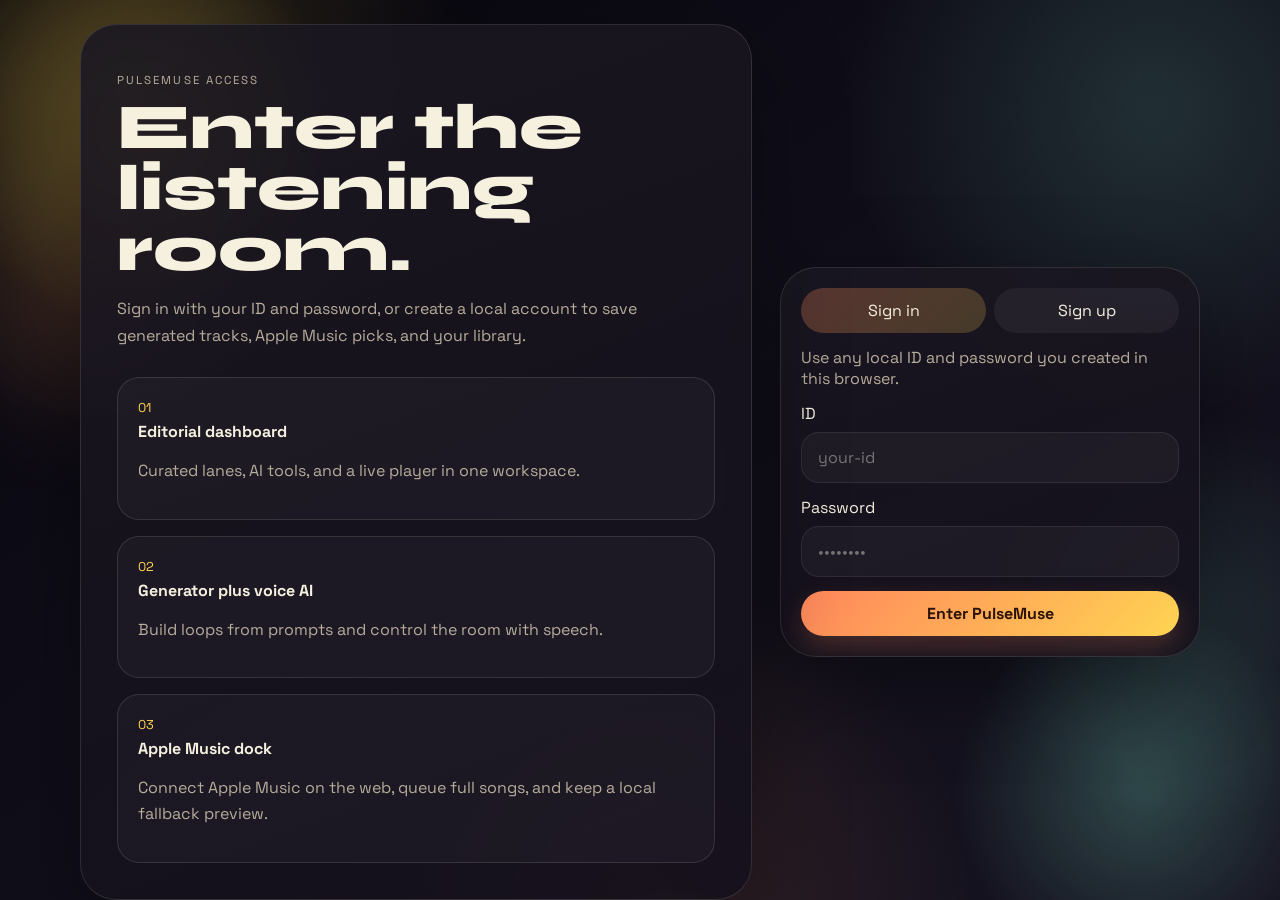
<file: index.html>
<!DOCTYPE html>
<html lang="en">
  <head>
    <meta charset="UTF-8" />
    <meta name="viewport" content="width=device-width, initial-scale=1.0" />
    <title>PulseMuse</title>
    <link rel="preconnect" href="https://fonts.googleapis.com" />
    <link rel="preconnect" href="https://fonts.gstatic.com" crossorigin />
    <link
      href="https://fonts.googleapis.com/css2?family=Space+Grotesk:wght@400;500;700&family=Syne:wght@500;700;800&display=swap"
      rel="stylesheet"
    />
    <link rel="stylesheet" href="./styles.css" />
    <script src="https://js-cdn.music.apple.com/musickit/v1/musickit.js"></script>
  </head>
  <body>
    <section id="authGate" class="auth-gate">
      <div class="auth-backdrop auth-blob-a"></div>
      <div class="auth-backdrop auth-blob-b"></div>

      <div class="auth-shell">
        <div class="auth-intro">
          <p class="eyebrow">PulseMuse access</p>
          <h1>Enter the listening room.</h1>
          <p class="auth-copy">
            Sign in with your ID and password, or create a local account to save
            generated tracks, Apple Music picks, and your library.
          </p>

          <div class="auth-feature-list">
            <div class="auth-feature">
              <span>01</span>
              <strong>Editorial dashboard</strong>
              <p>Curated lanes, AI tools, and a live player in one workspace.</p>
            </div>
            <div class="auth-feature">
              <span>02</span>
              <strong>Generator plus voice AI</strong>
              <p>Build loops from prompts and control the room with speech.</p>
            </div>
            <div class="auth-feature">
              <span>03</span>
              <strong>Apple Music dock</strong>
              <p>Connect Apple Music on the web, queue full songs, and keep a local fallback preview.</p>
            </div>
          </div>
        </div>

        <div class="auth-panel">
          <div class="auth-tabs">
            <button id="showSignin" class="auth-tab active" type="button">Sign in</button>
            <button id="showSignup" class="auth-tab" type="button">Sign up</button>
          </div>

          <p id="authMessage" class="auth-message">
            Use any local ID and password you created in this browser.
          </p>

          <form id="signinForm" class="auth-form">
            <label>
              ID
              <input id="signinId" type="text" autocomplete="username" placeholder="your-id" />
            </label>
            <label>
              Password
              <input
                id="signinPassword"
                type="password"
                autocomplete="current-password"
                placeholder="••••••••"
              />
            </label>
            <button type="submit" class="primary-button auth-submit">Enter PulseMuse</button>
          </form>

          <form id="signupForm" class="auth-form hidden">
            <label>
              New ID
              <input id="signupId" type="text" autocomplete="username" placeholder="create-an-id" />
            </label>
            <label>
              Password
              <input
                id="signupPassword"
                type="password"
                autocomplete="new-password"
                placeholder="at least 4 characters"
              />
            </label>
            <button type="submit" class="primary-button auth-submit">Create account</button>
          </form>
        </div>
      </div>
    </section>

    <div id="appRoot" class="app-root hidden" aria-hidden="true">
      <div class="app-shell">
        <aside class="left-rail">
          <div class="brand">
            <div class="brand-mark">PM</div>
            <div>
              <p class="eyebrow">Adaptive listening</p>
              <h1>PulseMuse</h1>
            </div>
          </div>

          <section class="account-card panel-frame">
            <p class="eyebrow">Account</p>
            <strong id="welcomeUser">Guest session</strong>
            <span id="currentUserLabel">Not signed in</span>
            <button id="logoutButton" class="secondary-button wide-button" type="button">
              Log out
            </button>
          </section>

          <nav class="nav-block panel-frame">
            <button class="nav-item active" data-filter="all" type="button">Discover</button>
            <button class="nav-item" data-filter="focus" type="button">Focus Flow</button>
            <button class="nav-item" data-filter="club" type="button">Club Heat</button>
            <button class="nav-item" data-filter="ambient" type="button">Night Ambient</button>
            <button class="nav-item" data-filter="generated" type="button">Generated Lab</button>
          </nav>

          <section class="rail-actions panel-frame">
            <div class="section-heading">
              <span>Quick actions</span>
              <span id="voiceStatus">Listening off</span>
            </div>
            <button id="shuffleMix" class="ghost-button" type="button">Shuffle my orbit</button>
            <button id="voiceToggle" class="ghost-button" type="button">Enable voice AI</button>
            <button id="playYoutubeFeatured" class="ghost-button" type="button">
              Open Apple pick
            </button>
          </section>

          <section class="library-panel panel-frame">
            <div class="section-heading">
              <span>Library</span>
              <span id="libraryCount">0 saved</span>
            </div>
            <div id="libraryList" class="library-list"></div>
          </section>
        </aside>

        <main class="main-stage">
          <section class="hero-stage panel-frame">
            <div class="hero-copy">
              <p class="eyebrow">Live room</p>
              <h2>Stream, generate, and speak to the soundtrack.</h2>
              <p class="hero-text">
                A hybrid music desk with curated discovery, synthetic creation,
                Apple Music playback, and a talking AI assistant.
              </p>

              <div class="hero-actions">
                <button id="playFeatured" class="primary-button" type="button">
                  Play featured set
                </button>
                <button id="generateFeatured" class="secondary-button" type="button">
                  Generate a fresh idea
                </button>
              </div>
            </div>

            <div class="hero-metrics">
              <div class="metric-card">
                <span class="metric-label">Now adapting</span>
                <strong id="heroStatus">Late-night synth glide</strong>
              </div>
              <div class="metric-card">
                <span class="metric-label">Session pulse</span>
                <strong id="sessionPulse">Idle</strong>
              </div>
              <div class="metric-card accent-card">
                <span class="metric-label">Source bridge</span>
                <strong>Apple Music + AI generator</strong>
              </div>
            </div>
          </section>

          <section class="discover-stage panel-frame">
            <div class="section-heading">
              <span>Discover mixes</span>
              <span>Curated in-app catalog</span>
            </div>
            <div id="catalogGrid" class="catalog-grid"></div>
          </section>

          <section class="genre-stage panel-frame">
            <div class="section-heading">
              <span>Genre atlas</span>
              <span id="genreSpotlight">All genres</span>
            </div>
            <div id="genreGrid" class="genre-grid"></div>
          </section>

          <section class="generator-stage panel-frame">
            <div class="section-heading">
              <span>Generator lab</span>
              <span>Prompt to loop</span>
            </div>

            <form id="generatorForm" class="generator-form">
              <label>
                Prompt
                <textarea
                  id="promptInput"
                  rows="4"
                  placeholder="Example: warm house groove with airy pads, soft bass, and a sunrise build"
                ></textarea>
              </label>

              <div class="generator-controls">
                <label>
                  Mood
                  <select id="moodSelect">
                    <option value="uplift">Uplift</option>
                    <option value="dream">Dream</option>
                    <option value="dark">Dark</option>
                    <option value="focus">Focus</option>
                  </select>
                </label>
                <label>
                  Tempo
                  <input id="tempoInput" type="range" min="72" max="148" value="112" />
                  <span id="tempoValue">112 BPM</span>
                </label>
                <label>
                  Energy
                  <input id="energyInput" type="range" min="1" max="5" value="3" />
                  <span id="energyValue">Level 3</span>
                </label>
              </div>

              <button type="submit" class="primary-button">Generate track</button>
            </form>

            <div id="generatedTrack" class="generated-track empty-state">
              Your generated track will appear here.
            </div>
          </section>
        </main>

        <aside class="right-stack">
          <section class="video-panel panel-frame">
            <div class="section-heading">
              <span>Featured Apple Music</span>
              <span>Queue-ready picks</span>
            </div>
            <div id="videoGrid" class="video-grid"></div>
          </section>

          <section class="video-panel panel-frame">
            <div class="section-heading">
              <span>YouTube lanes</span>
              <span>Genre playlists and searches</span>
            </div>
            <div id="youtubeSuggestionGrid" class="video-grid"></div>
          </section>

          <section class="youtube-panel panel-frame">
            <div class="section-heading">
              <span>Apple Music dock</span>
              <span>Connect, paste, or search</span>
            </div>

            <div class="youtube-stage">
              <div class="service-config">
                <label>
                  Apple Music developer token
                  <input
                    id="appleDeveloperToken"
                    type="password"
                    placeholder="Paste your MusicKit developer token"
                  />
                </label>
                <label>
                  Storefront
                  <input id="appleStorefront" type="text" value="us" placeholder="us" />
                </label>
                <div class="assistant-actions">
                  <button type="button" id="appleConnectButton" class="primary-button">
                    Connect Apple Music
                  </button>
                  <button type="button" id="appleAuthorizeButton" class="secondary-button">
                    Authorize account
                  </button>
                </div>
                <div id="appleStatus" class="youtube-status">
                  Apple Music is not connected yet. Add a developer token, connect, then authorize an Apple Music account to enable full web playback.
                </div>
              </div>
              <div class="youtube-player-shell">
                <div id="spotifyPlayer" class="youtube-player apple-embed-host">
                  <div class="embed-placeholder">
                    Apple Music artwork and embed will appear here after you load a song, album, or playlist URL.
                  </div>
                </div>
              </div>
              <div id="youtubeStatus" class="youtube-status">
                Paste an Apple Music song, album, or playlist link to load it here. If Apple Music is connected and authorized, the app can queue proper playback in the page.
              </div>
            </div>

            <form id="youtubeForm" class="youtube-form">
              <label>
                Track note
                <input
                  id="youtubeTitleInput"
                  type="text"
                  placeholder="Optional title to show inside the app"
                />
              </label>
              <label>
                Apple Music link or search
                <input
                  id="youtubeUrlInput"
                  type="text"
                  placeholder="Paste an Apple Music URL or type a search phrase"
                />
              </label>

              <div class="assistant-actions">
                <button type="submit" class="primary-button">Load in app</button>
                <button type="button" id="youtubeSearchButton" class="secondary-button">
                  Open search
                </button>
                <button type="button" id="youtubeSaveButton" class="secondary-button">
                  Save current
                </button>
              </div>
            </form>

            <div id="youtubeGrid" class="youtube-grid"></div>
          </section>

          <section class="assistant-panel panel-frame">
            <div class="section-heading">
              <span>Talking AI</span>
              <span>Local browser assistant</span>
            </div>
            <div id="assistantFeed" class="assistant-feed"></div>
            <form id="assistantForm" class="assistant-form">
              <input
                id="assistantInput"
                type="text"
                placeholder="Ask for a mood, an Apple Music track, or what to generate next"
              />
              <div class="assistant-actions">
                <button type="button" id="micButton" class="secondary-button">Speak</button>
                <button type="submit" class="primary-button">Send</button>
              </div>
            </form>
          </section>
        </aside>
      </div>

      <footer class="player-bar panel-frame">
        <div class="player-meta">
          <span class="eyebrow">Now playing</span>
          <strong id="nowPlayingTitle">Nothing yet</strong>
          <span id="nowPlayingDetail">Choose a mix, load Apple Music, or generate one.</span>
        </div>

        <div class="player-controls">
          <button id="playPauseButton" class="player-button" type="button">Play</button>
          <input id="progressBar" type="range" min="0" max="100" value="0" />
        </div>

        <div class="player-context">
          <span class="eyebrow">Source</span>
          <strong id="playerSourceLabel">Awaiting track</strong>
          <button id="openCurrentSource" class="link-button" type="button" disabled>
            Open source
          </button>
        </div>
      </footer>

      <audio id="audioPreview" preload="none" crossorigin="anonymous"></audio>
    </div>

    <script src="./app.js" defer></script>
  </body>
</html>
</file>
<file: styles.css>
:root {
  --bg: #08070d;
  --bg-2: #12101b;
  --bg-3: #1b1626;
  --ink: #f6f0df;
  --muted: #b8ac9b;
  --line: rgba(255, 245, 219, 0.12);
  --panel: rgba(19, 16, 28, 0.78);
  --panel-strong: rgba(26, 21, 38, 0.92);
  --accent: #ff875c;
  --accent-2: #ffd452;
  --accent-3: #84f5d5;
  --shadow: 0 28px 90px rgba(0, 0, 0, 0.36);
  --radius-xl: 32px;
  --radius-lg: 24px;
  --radius-md: 18px;
}

* {
  box-sizing: border-box;
}

html,
body {
  margin: 0;
  min-height: 100%;
}

body {
  background:
    radial-gradient(circle at 10% 10%, rgba(255, 212, 82, 0.18), transparent 24%),
    radial-gradient(circle at 90% 12%, rgba(132, 245, 213, 0.14), transparent 22%),
    radial-gradient(circle at 50% 100%, rgba(255, 135, 92, 0.14), transparent 30%),
    linear-gradient(145deg, #06050b 0%, #0f0d18 40%, #171421 100%);
  color: var(--ink);
  font-family: "Space Grotesk", sans-serif;
  overflow-x: hidden;
}

body::before,
body::after {
  content: "";
  position: fixed;
  z-index: -1;
  pointer-events: none;
  border-radius: 999px;
  filter: blur(18px);
  animation: ambientFloat 18s ease-in-out infinite;
}

body::before {
  width: 360px;
  height: 360px;
  top: 14%;
  left: -100px;
  background: radial-gradient(circle, rgba(255, 135, 92, 0.12), transparent 70%);
}

body::after {
  width: 420px;
  height: 420px;
  right: -120px;
  bottom: 8%;
  background: radial-gradient(circle, rgba(132, 245, 213, 0.12), transparent 70%);
  animation-delay: -9s;
}

button,
input,
textarea,
select {
  font: inherit;
}

button {
  cursor: pointer;
}

.hidden {
  display: none !important;
}

.eyebrow,
.metric-label {
  text-transform: uppercase;
  letter-spacing: 0.18em;
  font-size: 0.72rem;
  color: var(--muted);
}

.panel-frame {
  border: 1px solid var(--line);
  background:
    linear-gradient(180deg, rgba(255, 255, 255, 0.03), rgba(255, 255, 255, 0)),
    var(--panel);
  box-shadow: var(--shadow);
  backdrop-filter: blur(16px);
}

.auth-gate {
  position: fixed;
  inset: 0;
  display: grid;
  place-items: center;
  padding: 24px;
  overflow: hidden;
  z-index: 10;
}

.auth-backdrop {
  position: absolute;
  border-radius: 999px;
  filter: blur(12px);
  opacity: 0.9;
}

.auth-blob-a {
  width: 420px;
  height: 420px;
  top: -80px;
  left: -70px;
  background: radial-gradient(circle, rgba(255, 212, 82, 0.34), transparent 68%);
}

.auth-blob-b {
  width: 380px;
  height: 380px;
  right: -50px;
  bottom: -80px;
  background: radial-gradient(circle, rgba(132, 245, 213, 0.26), transparent 70%);
}

.auth-shell {
  position: relative;
  z-index: 1;
  width: min(1120px, 100%);
  display: grid;
  grid-template-columns: 1.1fr minmax(320px, 420px);
  gap: 28px;
  animation: fadeRise 700ms ease both;
}

.auth-intro,
.auth-panel {
  border: 1px solid var(--line);
  border-radius: 36px;
  background:
    linear-gradient(160deg, rgba(255, 255, 255, 0.04), rgba(255, 255, 255, 0.01)),
    rgba(17, 13, 25, 0.88);
  box-shadow: var(--shadow);
  overflow: hidden;
}

.auth-intro {
  padding: 36px;
  position: relative;
}

.auth-intro::after {
  content: "";
  position: absolute;
  inset: auto -10% -30% auto;
  width: 280px;
  height: 280px;
  border-radius: 50%;
  background: radial-gradient(circle, rgba(255, 212, 82, 0.12), transparent 68%);
  animation: pulseGlow 8s ease-in-out infinite;
}

.auth-intro h1,
.hero-copy h2 {
  margin: 0;
  font-family: "Syne", sans-serif;
  font-weight: 800;
  line-height: 0.95;
}

.auth-intro h1 {
  font-size: clamp(3rem, 5vw, 5.4rem);
  max-width: 8ch;
}

.auth-copy,
.hero-text,
.auth-feature p,
.catalog-card p,
.video-card p,
.youtube-card p,
.generated-track p,
.youtube-status {
  color: var(--muted);
  line-height: 1.65;
}

.auth-feature-list {
  display: grid;
  gap: 16px;
  margin-top: 28px;
}

.auth-feature {
  padding: 18px 20px;
  border-radius: 22px;
  border: 1px solid var(--line);
  background: rgba(255, 255, 255, 0.03);
  transform: translateY(0);
  transition: transform 220ms ease, border-color 220ms ease, background 220ms ease;
}

.auth-feature:hover {
  transform: translateY(-4px);
  border-color: rgba(255, 212, 82, 0.26);
  background: rgba(255, 255, 255, 0.05);
}

.auth-feature span {
  color: var(--accent-2);
  font-size: 0.8rem;
}

.auth-feature strong,
.catalog-card strong,
.video-card strong,
.youtube-card strong,
.generated-track strong,
.metric-card strong,
.player-meta strong,
.player-context strong,
.account-card strong {
  display: block;
  margin: 4px 0 6px;
}

.auth-panel {
  padding: 20px;
  align-self: center;
}

.auth-tabs {
  display: grid;
  grid-template-columns: 1fr 1fr;
  gap: 8px;
  margin-bottom: 14px;
}

.auth-tab,
.nav-item,
.ghost-button,
.primary-button,
.secondary-button,
.player-button,
.link-button {
  border: 0;
  border-radius: 999px;
  transition: transform 160ms ease, background 160ms ease, opacity 160ms ease;
}

.auth-tab {
  padding: 12px 16px;
  background: rgba(255, 255, 255, 0.05);
  color: var(--ink);
}

.auth-tab.active,
.nav-item.active {
  background: linear-gradient(135deg, rgba(255, 135, 92, 0.28), rgba(255, 212, 82, 0.2));
}

.auth-message {
  min-height: 24px;
  color: var(--muted);
  margin: 0 0 14px;
}

.auth-form,
.generator-form,
.youtube-form,
.assistant-form {
  display: grid;
  gap: 14px;
}

.auth-form label,
.generator-form label,
.youtube-form label,
.assistant-form {
  display: grid;
  gap: 8px;
}

input[type="text"],
input[type="password"],
textarea,
select {
  width: 100%;
  padding: 14px 16px;
  border-radius: 18px;
  border: 1px solid rgba(255, 255, 255, 0.08);
  background: rgba(255, 255, 255, 0.04);
  color: var(--ink);
  outline: none;
}

textarea {
  resize: vertical;
}

input[type="range"] {
  width: 100%;
  accent-color: var(--accent);
}

#audioPreview {
  display: none;
}

.auth-submit,
.wide-button {
  width: 100%;
}

.app-root {
  min-height: 100vh;
  padding: 22px;
  position: relative;
}

.app-root::before {
  content: "";
  position: absolute;
  inset: 18px 18px auto 18px;
  height: 220px;
  border-radius: 40px;
  background:
    linear-gradient(90deg, rgba(255, 255, 255, 0.03), transparent 40%),
    linear-gradient(180deg, rgba(255, 212, 82, 0.08), transparent 70%);
  pointer-events: none;
  z-index: 0;
}

.app-shell {
  display: grid;
  grid-template-columns: 280px minmax(0, 1fr) 380px;
  gap: 22px;
  min-height: calc(100vh - 142px);
  position: relative;
  z-index: 1;
}

.left-rail,
.right-stack,
.main-stage {
  min-width: 0;
}

.left-rail,
.right-stack {
  display: grid;
  gap: 18px;
  align-content: start;
  position: sticky;
  top: 22px;
  height: fit-content;
}

.brand {
  display: flex;
  gap: 14px;
  align-items: center;
  padding: 8px 4px 4px;
}

.brand h1 {
  margin: 0;
  font-size: 1.35rem;
}

.brand-mark {
  width: 56px;
  height: 56px;
  display: grid;
  place-items: center;
  border-radius: 20px;
  font-family: "Syne", sans-serif;
  font-weight: 800;
  background: linear-gradient(135deg, var(--accent), var(--accent-2));
  color: #251107;
  box-shadow: var(--shadow);
  animation: pulseGlow 8s ease-in-out infinite;
}

.account-card,
.nav-block,
.rail-actions,
.library-panel {
  border-radius: var(--radius-xl);
  padding: 18px;
  position: relative;
  overflow: hidden;
}

.account-card::before,
.nav-block::before,
.rail-actions::before,
.library-panel::before,
.hero-stage::before,
.discover-stage::before,
.genre-stage::before,
.generator-stage::before,
.video-panel::before,
.youtube-panel::before,
.assistant-panel::before,
.player-bar::before {
  content: "";
  position: absolute;
  inset: 0;
  background: linear-gradient(120deg, transparent 0%, rgba(255, 255, 255, 0.035) 45%, transparent 90%);
  transform: translateX(-120%);
  animation: shimmerSweep 9s linear infinite;
  pointer-events: none;
}

.account-card span {
  color: var(--muted);
  margin-bottom: 14px;
}

.nav-block,
.library-panel {
  display: grid;
  gap: 10px;
}

.nav-item,
.ghost-button {
  width: 100%;
  text-align: left;
  padding: 12px 14px;
  background: rgba(255, 255, 255, 0.02);
  color: var(--ink);
}

.ghost-button:hover,
.nav-item:hover,
.primary-button:hover,
.secondary-button:hover,
.player-button:hover,
.auth-tab:hover {
  transform: translateY(-1px);
}

.section-heading {
  display: flex;
  justify-content: space-between;
  gap: 10px;
  align-items: center;
  color: var(--muted);
  font-size: 0.86rem;
}

.library-list {
  display: grid;
  gap: 10px;
}

.library-item {
  padding: 12px 14px;
  border-radius: 18px;
  border: 1px solid rgba(255, 255, 255, 0.06);
  background: rgba(255, 255, 255, 0.04);
  color: var(--ink);
  transition: transform 200ms ease, background 200ms ease, border-color 200ms ease;
}

.library-item:hover {
  transform: translateX(4px);
  background: rgba(255, 255, 255, 0.08);
  border-color: rgba(132, 245, 213, 0.24);
}

.main-stage {
  display: grid;
  gap: 22px;
  align-content: start;
  grid-template-columns: minmax(0, 1.18fr) minmax(260px, 0.82fr);
  grid-template-areas:
    "hero hero"
    "discover genre"
    "generator generator";
}

.hero-stage {
  grid-area: hero;
  border-radius: 40px;
  padding: 32px;
  display: grid;
  grid-template-columns: 1.15fr 0.85fr;
  gap: 22px;
  background:
    radial-gradient(circle at 85% 15%, rgba(132, 245, 213, 0.15), transparent 24%),
    radial-gradient(circle at 20% 0%, rgba(255, 212, 82, 0.16), transparent 20%),
    linear-gradient(155deg, rgba(255, 255, 255, 0.03), rgba(255, 255, 255, 0)),
    var(--panel-strong);
  overflow: hidden;
  isolation: isolate;
}

.hero-stage::after {
  content: "";
  position: absolute;
  right: -40px;
  top: 20px;
  width: 260px;
  height: 260px;
  border-radius: 50%;
  background:
    radial-gradient(circle at 30% 30%, rgba(255, 212, 82, 0.18), transparent 62%),
    radial-gradient(circle at 60% 60%, rgba(132, 245, 213, 0.14), transparent 66%);
  animation: heroOrbit 14s linear infinite;
  z-index: -1;
}

.hero-copy h2 {
  font-size: clamp(2.6rem, 4vw, 5rem);
  max-width: 10ch;
  text-wrap: balance;
}

.hero-actions,
.generator-controls,
.assistant-actions,
.catalog-actions {
  display: flex;
  flex-wrap: wrap;
  gap: 12px;
}

.hero-metrics {
  display: grid;
  gap: 14px;
  align-content: center;
}

.metric-card {
  min-height: 110px;
  padding: 18px;
  border-radius: 26px;
  border: 1px solid var(--line);
  background: rgba(255, 255, 255, 0.04);
  transition: transform 220ms ease, border-color 220ms ease, background 220ms ease;
}

.metric-card:hover {
  transform: translateY(-4px);
  border-color: rgba(132, 245, 213, 0.24);
  background: rgba(255, 255, 255, 0.06);
}

.accent-card {
  background:
    linear-gradient(135deg, rgba(255, 135, 92, 0.18), rgba(132, 245, 213, 0.12)),
    rgba(255, 255, 255, 0.04);
}

.discover-stage,
.genre-stage,
.generator-stage,
.video-panel,
.youtube-panel,
.assistant-panel {
  border-radius: 32px;
  padding: 20px;
  position: relative;
  overflow: hidden;
}

.discover-stage {
  grid-area: discover;
}

.genre-stage {
  grid-area: genre;
}

.generator-stage {
  grid-area: generator;
}

.catalog-grid {
  display: grid;
  grid-template-columns: repeat(auto-fit, minmax(220px, 1fr));
  gap: 14px;
}

.catalog-card,
.video-card,
.youtube-card,
.generated-track,
.assistant-feed,
.service-config,
.youtube-player-shell,
.youtube-form {
  border-radius: 24px;
  border: 1px solid var(--line);
  background:
    linear-gradient(180deg, rgba(255, 255, 255, 0.04), rgba(255, 255, 255, 0.01)),
    rgba(13, 11, 20, 0.68);
  box-shadow: var(--shadow);
}

.catalog-card,
.video-card,
.youtube-card,
.generated-track {
  padding: 18px;
  position: relative;
  transform: translateY(0);
  transition:
    transform 220ms ease,
    border-color 220ms ease,
    box-shadow 220ms ease,
    background 220ms ease;
}

.catalog-card:hover,
.video-card:hover,
.youtube-card:hover,
.generated-track:hover {
  transform: translateY(-6px);
  border-color: rgba(255, 212, 82, 0.26);
  box-shadow: 0 24px 70px rgba(0, 0, 0, 0.42);
}

.video-card {
  background:
    linear-gradient(135deg, rgba(255, 135, 92, 0.08), rgba(255, 255, 255, 0.02)),
    rgba(13, 11, 20, 0.68);
}

.youtube-card {
  background:
    linear-gradient(135deg, rgba(132, 245, 213, 0.09), rgba(255, 255, 255, 0.02)),
    rgba(13, 11, 20, 0.68);
}

.track-badge {
  display: inline-flex;
  align-items: center;
  gap: 8px;
  padding: 7px 10px;
  margin-bottom: 12px;
  border-radius: 999px;
  background: rgba(255, 255, 255, 0.08);
  color: var(--accent-3);
  font-size: 0.8rem;
  backdrop-filter: blur(10px);
}

.primary-button {
  padding: 12px 18px;
  background: linear-gradient(135deg, var(--accent), var(--accent-2));
  color: #2c1308;
  font-weight: 700;
  box-shadow: 0 12px 28px rgba(255, 135, 92, 0.22);
}

.secondary-button,
.player-button {
  padding: 12px 18px;
  background: rgba(255, 255, 255, 0.08);
  color: var(--ink);
  backdrop-filter: blur(10px);
}

.primary-button:disabled,
.secondary-button:disabled,
.player-button:disabled {
  opacity: 0.5;
  cursor: default;
  transform: none;
}

.generated-track.empty-state {
  color: var(--muted);
}

.genre-grid {
  display: flex;
  flex-wrap: wrap;
  gap: 10px;
}

.genre-chip {
  border: 1px solid var(--line);
  border-radius: 999px;
  padding: 10px 14px;
  background: rgba(255, 255, 255, 0.04);
  color: var(--ink);
  transition: transform 180ms ease, background 180ms ease, border-color 180ms ease;
}

.genre-chip:hover {
  transform: translateY(-2px);
  border-color: rgba(255, 212, 82, 0.28);
  background: rgba(255, 255, 255, 0.07);
}

.genre-chip.active {
  background: linear-gradient(135deg, rgba(255, 135, 92, 0.26), rgba(255, 212, 82, 0.18));
}

.youtube-stage,
.video-grid,
.youtube-grid,
.youtube-panel,
.right-stack {
  display: grid;
  gap: 14px;
}

.service-config {
  padding: 16px;
  display: grid;
  gap: 12px;
}

.video-grid {
  grid-template-columns: 1fr;
}

.video-panel,
.youtube-panel,
.assistant-panel {
  animation: fadeRise 720ms ease both;
}

.youtube-player-shell {
  min-height: 244px;
  overflow: hidden;
  position: relative;
  display: grid;
}

.youtube-player-shell::after {
  content: "";
  position: absolute;
  inset: auto 0 0 0;
  height: 72px;
  background: linear-gradient(180deg, transparent, rgba(8, 7, 13, 0.35));
  pointer-events: none;
}

.youtube-player,
.youtube-player iframe {
  width: 100%;
  min-height: 244px;
  border: 0;
}

.apple-embed-host {
  display: grid;
  place-items: center;
  background:
    radial-gradient(circle at top, rgba(255, 212, 82, 0.12), transparent 40%),
    linear-gradient(160deg, rgba(255, 255, 255, 0.04), rgba(255, 255, 255, 0.01)),
    rgba(10, 8, 16, 0.84);
}

.apple-embed-host iframe {
  width: 100%;
  min-height: 244px;
  border: 0;
}

.embed-placeholder {
  padding: 28px;
  max-width: 28ch;
  text-align: center;
  color: var(--muted);
  line-height: 1.7;
}

.assistant-feed {
  min-height: 260px;
  max-height: 340px;
  padding: 16px;
  overflow: auto;
  display: grid;
  gap: 12px;
  scrollbar-width: thin;
}

.message {
  max-width: 88%;
  padding: 12px 14px;
  border-radius: 20px;
  line-height: 1.5;
  animation: fadeRise 260ms ease both;
}

.message.user {
  justify-self: end;
  background: rgba(132, 245, 213, 0.16);
}

.message.ai {
  background: rgba(255, 255, 255, 0.06);
}

.message.typing {
  opacity: 0.8;
  font-style: italic;
  animation: typingPulse 1.2s ease-in-out infinite;
}

.energy-bars {
  display: inline-flex;
  gap: 4px;
}

.energy-bars span {
  width: 8px;
  height: 18px;
  border-radius: 999px;
  background: rgba(255, 255, 255, 0.12);
}

.energy-bars span.on {
  background: linear-gradient(180deg, var(--accent-2), var(--accent));
}

.player-bar {
  margin-top: 20px;
  border-radius: 30px;
  padding: 18px 22px;
  display: grid;
  grid-template-columns: 1fr minmax(240px, 420px) 1fr;
  gap: 18px;
  align-items: center;
  position: sticky;
  bottom: 18px;
  z-index: 2;
  background:
    linear-gradient(180deg, rgba(255, 255, 255, 0.04), rgba(255, 255, 255, 0.02)),
    rgba(17, 13, 25, 0.88);
}

.player-meta,
.player-context {
  display: grid;
  gap: 4px;
}

.player-controls {
  display: grid;
  justify-items: center;
  gap: 10px;
}

#progressBar {
  width: 100%;
}

.link-button {
  justify-self: start;
  padding: 0;
  background: transparent;
  color: var(--accent-3);
}

.link-button[disabled] {
  opacity: 0.45;
  color: var(--muted);
  cursor: default;
}

.left-rail > *,
.main-stage > *,
.right-stack > * {
  animation: fadeRise 700ms ease both;
}

.left-rail > *:nth-child(1),
.main-stage > *:nth-child(1),
.right-stack > *:nth-child(1) {
  animation-delay: 60ms;
}

.left-rail > *:nth-child(2),
.main-stage > *:nth-child(2),
.right-stack > *:nth-child(2) {
  animation-delay: 120ms;
}

.left-rail > *:nth-child(3),
.main-stage > *:nth-child(3),
.right-stack > *:nth-child(3) {
  animation-delay: 180ms;
}

.left-rail > *:nth-child(4),
.main-stage > *:nth-child(4),
.right-stack > *:nth-child(4) {
  animation-delay: 240ms;
}

@keyframes fadeRise {
  from {
    opacity: 0;
    transform: translateY(18px);
  }
  to {
    opacity: 1;
    transform: translateY(0);
  }
}

@keyframes ambientFloat {
  0%,
  100% {
    transform: translate3d(0, 0, 0) scale(1);
  }
  50% {
    transform: translate3d(14px, -18px, 0) scale(1.06);
  }
}

@keyframes shimmerSweep {
  0% {
    transform: translateX(-120%);
  }
  100% {
    transform: translateX(120%);
  }
}

@keyframes pulseGlow {
  0%,
  100% {
    transform: scale(1);
    opacity: 0.8;
  }
  50% {
    transform: scale(1.06);
    opacity: 1;
  }
}

@keyframes heroOrbit {
  from {
    transform: rotate(0deg);
  }
  to {
    transform: rotate(360deg);
  }
}

@keyframes typingPulse {
  0%,
  100% {
    opacity: 0.55;
  }
  50% {
    opacity: 1;
  }
}

@media (prefers-reduced-motion: reduce) {
  *,
  *::before,
  *::after {
    animation: none !important;
    transition: none !important;
    scroll-behavior: auto !important;
  }
}

@media (max-width: 1180px) {
  .app-shell {
    grid-template-columns: 1fr;
  }

  .left-rail,
  .right-stack {
    position: static;
  }

  .main-stage {
    grid-template-columns: 1fr;
    grid-template-areas:
      "hero"
      "discover"
      "genre"
      "generator";
  }

  .auth-shell,
  .hero-stage,
  .player-bar {
    grid-template-columns: 1fr;
  }
}

@media (max-width: 760px) {
  .app-root,
  .auth-gate {
    padding: 14px;
  }

  .auth-intro,
  .auth-panel,
  .hero-stage,
  .discover-stage,
  .genre-stage,
  .generator-stage,
  .video-panel,
  .youtube-panel,
  .assistant-panel,
  .account-card,
  .nav-block,
  .rail-actions,
  .library-panel,
  .player-bar {
    border-radius: 24px;
  }

  .hero-copy h2,
  .auth-intro h1 {
    max-width: none;
  }

  .catalog-grid {
    grid-template-columns: 1fr;
  }

  .player-bar {
    position: static;
  }

  .youtube-player-shell,
  .youtube-player,
  .youtube-player iframe {
    min-height: 210px;
  }
}
</file>
